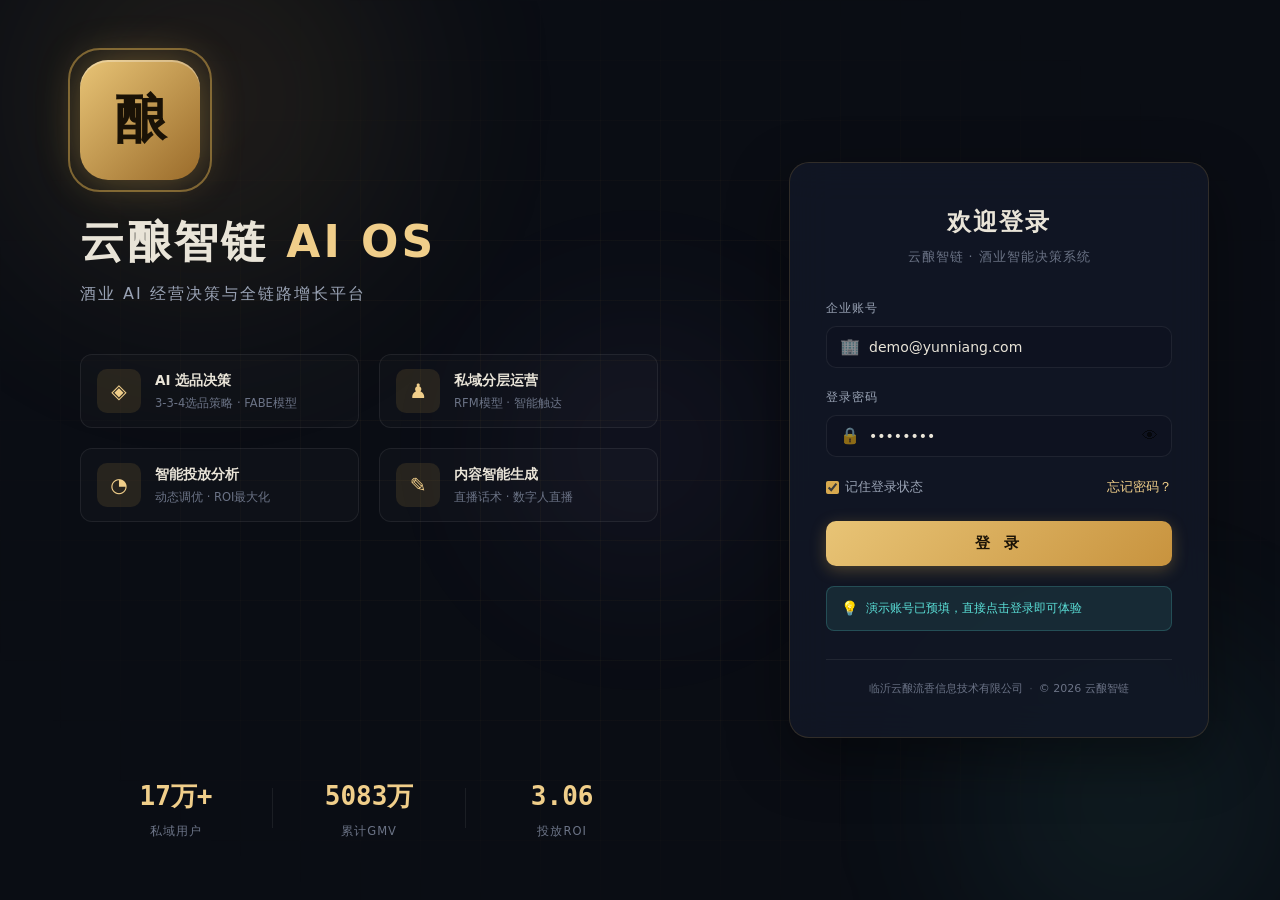
<file: index.html>
<!DOCTYPE html>
<html lang="zh-CN">
<head>
<meta charset="UTF-8" />
<meta name="viewport" content="width=device-width, initial-scale=1.0" />
<title>云酿智链 AI OS · 登录</title>
<link rel="stylesheet" href="assets/css/style.css" />
</head>
<body class="login-body">

<!-- 背景粒子层 -->
<div class="login-bg">
  <div class="bg-glow bg-glow-1"></div>
  <div class="bg-glow bg-glow-2"></div>
  <div class="bg-glow bg-glow-3"></div>
  <div class="bg-grid"></div>
</div>

<!-- 登录容器 -->
<div class="login-wrap">
  <!-- 左侧品牌展示 -->
  <div class="login-brand">
    <div class="brand-logo-lg">
      <div class="logo-mark">酿</div>
      <div class="logo-ring"></div>
      <div class="logo-ring logo-ring-2"></div>
    </div>
    <h1 class="brand-title-lg">
      云酿智链 <span class="gold-text">AI OS</span>
    </h1>
    <p class="brand-subtitle-lg">酒业 AI 经营决策与全链路增长平台</p>
    
    <div class="brand-features">
      <div class="feature-item">
        <div class="feature-ico">◈</div>
        <div class="feature-text">
          <div class="feature-t">AI 选品决策</div>
          <div class="feature-d">3-3-4选品策略 · FABE模型</div>
        </div>
      </div>
      <div class="feature-item">
        <div class="feature-ico">♟</div>
        <div class="feature-text">
          <div class="feature-t">私域分层运营</div>
          <div class="feature-d">RFM模型 · 智能触达</div>
        </div>
      </div>
      <div class="feature-item">
        <div class="feature-ico">◔</div>
        <div class="feature-text">
          <div class="feature-t">智能投放分析</div>
          <div class="feature-d">动态调优 · ROI最大化</div>
        </div>
      </div>
      <div class="feature-item">
        <div class="feature-ico">✎</div>
        <div class="feature-text">
          <div class="feature-t">内容智能生成</div>
          <div class="feature-d">直播话术 · 数字人直播</div>
        </div>
      </div>
    </div>

    <div class="brand-stats">
      <div class="stat-item">
        <div class="stat-val">17万+</div>
        <div class="stat-label">私域用户</div>
      </div>
      <div class="stat-divider"></div>
      <div class="stat-item">
        <div class="stat-val">5083万</div>
        <div class="stat-label">累计GMV</div>
      </div>
      <div class="stat-divider"></div>
      <div class="stat-item">
        <div class="stat-val">3.06</div>
        <div class="stat-label">投放ROI</div>
      </div>
    </div>
  </div>

  <!-- 右侧登录表单 -->
  <div class="login-form-wrap">
    <div class="login-card">
      <div class="login-card-head">
        <div class="login-title">欢迎登录</div>
        <div class="login-subtitle">云酿智链 · 酒业智能决策系统</div>
      </div>

      <form class="login-form" id="loginForm">
        <div class="form-group">
          <label class="form-label">企业账号</label>
          <div class="input-wrap">
            <span class="input-ico">🏢</span>
            <input type="text" id="account" placeholder="请输入企业账号 / 手机号" value="demo@yunniang.com" autocomplete="off" />
          </div>
        </div>

        <div class="form-group">
          <label class="form-label">登录密码</label>
          <div class="input-wrap">
            <span class="input-ico">🔒</span>
            <input type="password" id="password" placeholder="请输入登录密码" value="demo1234" />
            <button type="button" class="pwd-toggle" id="pwdToggle">👁</button>
          </div>
        </div>

        <div class="form-row-between">
          <label class="remember-me">
            <input type="checkbox" id="remember" checked />
            <span>记住登录状态</span>
          </label>
          <a href="javascript:;" class="forgot-pwd">忘记密码？</a>
        </div>

        <button type="submit" class="btn-login" id="btnLogin">
          <span class="btn-text">登 录</span>
          <span class="btn-loader" style="display:none"></span>
        </button>

        <div class="login-tip">
          <span class="tip-ico">💡</span>
          <span>演示账号已预填，直接点击登录即可体验</span>
        </div>
      </form>

      <div class="login-footer">
        <span>临沂云酿流香信息技术有限公司</span>
        <span class="footer-dot">·</span>
        <span>© 2026 云酿智链</span>
      </div>
    </div>
  </div>
</div>

<!-- 登录过渡动画层 -->
<div class="login-transition" id="loginTransition">
  <div class="transition-logo">
    <div class="logo-mark">酿</div>
  </div>
  <div class="transition-text">正在进入 AI 决策系统…</div>
  <div class="transition-bar">
    <div class="transition-bar-fill" id="transFill"></div>
  </div>
</div>

<script src="assets/js/data.js"></script>
<script src="assets/js/login.js"></script>
</body>
</html>
</file>
<file: assets/css/style.css>
/* ========== 云酿智链 AI OS —— 全站视觉体系 ========== */
:root{
  --bg:#0A0D14;
  --bg2:#0E1220;
  --panel:#121826;
  --panel2:#161E30;
  --line:rgba(216,169,78,.16);
  --line2:rgba(255,255,255,.07);
  --gold:#D8A94E;
  --gold2:#F0CE8A;
  --gold-dim:rgba(216,169,78,.12);
  --cyan:#5BE0D8;
  --cyan-dim:rgba(91,224,216,.10);
  --red:#D4694E;
  --green:#5BC98A;
  --purple:#A78BFA;
  --purple-dim:rgba(167,139,250,.12);
  --text:#E9E4D8;
  --text2:#9AA3B5;
  --text3:#6B7386;
  --serif:"STZhongsong","SimSun","Songti SC",serif;
  --sans:"Microsoft YaHei","PingFang SC","Source Han Sans SC",system-ui,sans-serif;
  --mono:"JetBrains Mono","Cascadia Code",Consolas,monospace;
}
*{margin:0;padding:0;box-sizing:border-box}
html,body{height:100%}
body{
  background:var(--bg);color:var(--text);font-family:var(--sans);
  font-size:14px;line-height:1.6;overflow:hidden;
}
::-webkit-scrollbar{width:8px;height:8px}
::-webkit-scrollbar-thumb{background:#2A3450;border-radius:4px}
::-webkit-scrollbar-track{background:transparent}
::selection{background:var(--gold-dim);color:var(--gold2)}

/* ========== 通用工具类 ========== */
.gold-text{color:var(--gold2)}
.cyan-text{color:var(--cyan)}
.green-text{color:var(--green)}
.red-text{color:var(--red)}
.muted{color:var(--text2)}
.small{font-size:12px}
.tiny{font-size:10.5px;color:var(--text3)}
.mono{font-family:var(--mono)}
.mt8{margin-top:8px}.mt16{margin-top:16px}.mt24{margin-top:24px}
.flex{display:flex}.flex-center{display:flex;align-items:center;justify-content:center}
.gap8{gap:8px}.gap12{gap:12px}.gap16{gap:16px}

/* ========== 按钮 ========== */
.btn-gold,.btn-ghost{
  border-radius:10px;padding:10px 22px;font-size:13.5px;cursor:pointer;border:1px solid transparent;
  font-family:var(--sans);transition:all .25s cubic-bezier(.4,0,.2,1);
  display:inline-flex;align-items:center;justify-content:center;gap:8px;
}
.btn-gold{
  background:linear-gradient(135deg,#E8C476,#C8933E);color:#1A1206;font-weight:700;
  box-shadow:0 4px 14px rgba(216,169,78,.25);
}
.btn-gold:hover{filter:brightness(1.08);box-shadow:0 6px 24px rgba(216,169,78,.4);transform:translateY(-1px)}
.btn-gold:active{transform:translateY(0);filter:brightness(.95)}
.btn-gold:disabled{opacity:.5;cursor:not-allowed;transform:none}
.btn-ghost{background:transparent;border-color:var(--line);color:var(--text2)}
.btn-ghost:hover{color:var(--gold2);border-color:var(--gold);background:var(--gold-dim)}

/* ========== 登录页面 ========== */
.login-body{overflow:hidden}
.login-bg{position:fixed;inset:0;z-index:0;overflow:hidden}
.bg-glow{position:absolute;border-radius:50%;filter:blur(80px);opacity:.4;animation:floatGlow 20s ease-in-out infinite}
.bg-glow-1{width:600px;height:600px;background:radial-gradient(circle,rgba(216,169,78,.35),transparent 70%);top:-200px;left:-100px;animation-delay:0s}
.bg-glow-2{width:500px;height:500px;background:radial-gradient(circle,rgba(91,224,216,.25),transparent 70%);bottom:-150px;right:-100px;animation-delay:-7s}
.bg-glow-3{width:400px;height:400px;background:radial-gradient(circle,rgba(167,139,250,.2),transparent 70%);top:50%;left:50%;transform:translate(-50%,-50%);animation-delay:-14s}
@keyframes floatGlow{
  0%,100%{transform:translate(0,0) scale(1)}
  25%{transform:translate(30px,-20px) scale(1.05)}
  50%{transform:translate(-20px,30px) scale(.95)}
  75%{transform:translate(20px,20px) scale(1.02)}
}
.bg-grid{
  position:absolute;inset:0;
  background-image:
    linear-gradient(rgba(216,169,78,.04) 1px,transparent 1px),
    linear-gradient(90deg,rgba(216,169,78,.04) 1px,transparent 1px);
  background-size:60px 60px;
  mask-image:radial-gradient(ellipse at center,black 30%,transparent 80%);
}

/* 登录容器 */
.login-wrap{
  position:relative;z-index:1;height:100vh;display:flex;align-items:stretch;
  max-width:1400px;margin:0 auto;
}
.login-brand{
  flex:1.2;display:flex;flex-direction:column;justify-content:center;padding:60px 60px 60px 80px;
}
.brand-logo-lg{position:relative;width:120px;height:120px;margin-bottom:36px}
.logo-mark{
  width:100%;height:100%;border-radius:28px;
  background:linear-gradient(135deg,#E8C476,#9A6B2A);
  display:flex;align-items:center;justify-content:center;
  font-family:var(--serif);font-size:52px;font-weight:700;color:#1A1206;
  box-shadow:0 0 40px rgba(216,169,78,.4),inset 0 2px 0 rgba(255,255,255,.3);
  animation:logoPulse 4s ease-in-out infinite;
  position:relative;z-index:2;
}
@keyframes logoPulse{
  0%,100%{box-shadow:0 0 40px rgba(216,169,78,.4),inset 0 2px 0 rgba(255,255,255,.3)}
  50%{box-shadow:0 0 60px rgba(216,169,78,.6),inset 0 2px 0 rgba(255,255,255,.3)}
}
.logo-ring{
  position:absolute;inset:-12px;border-radius:32px;border:2px solid rgba(216,169,78,.3);
  animation:ringPulse 3s ease-out infinite;
}
.logo-ring-2{animation-delay:1.5s}
@keyframes ringPulse{
  0%{transform:scale(1);opacity:.6}
  100%{transform:scale(1.3);opacity:0}
}

.brand-title-lg{
  font-size:44px;font-weight:700;letter-spacing:3px;line-height:1.2;
  animation:fadeUp .8s ease .2s both;
}
.brand-subtitle-lg{
  font-size:16px;color:var(--text2);margin-top:12px;letter-spacing:2px;
  animation:fadeUp .8s ease .35s both;
}
@keyframes fadeUp{from{opacity:0;transform:translateY(20px)}to{opacity:1;transform:translateY(0)}}

.brand-features{margin-top:48px;display:grid;grid-template-columns:1fr 1fr;gap:20px;animation:fadeUp .8s ease .5s both}
.feature-item{display:flex;align-items:center;gap:14px;padding:14px 16px;border-radius:12px;
  background:rgba(255,255,255,.02);border:1px solid var(--line2);transition:all .3s}
.feature-item:hover{background:var(--gold-dim);border-color:var(--line);transform:translateX(4px)}
.feature-ico{
  width:44px;height:44px;border-radius:10px;flex:none;
  background:var(--gold-dim);color:var(--gold2);
  display:flex;align-items:center;justify-content:center;font-size:20px;
}
.feature-t{font-weight:600;font-size:13.5px;margin-bottom:2px}
.feature-d{font-size:11.5px;color:var(--text3)}

.brand-stats{
  margin-top:auto;padding-top:40px;display:flex;align-items:center;gap:0;
  animation:fadeUp .8s ease .65s both;
}
.stat-item{flex:1;text-align:center}
.stat-val{font-family:var(--mono);font-size:26px;font-weight:700;color:var(--gold2)}
.stat-label{font-size:11.5px;color:var(--text3);margin-top:4px;letter-spacing:1px}
.stat-divider{width:1px;height:40px;background:var(--line2)}

/* 登录表单侧 */
.login-form-wrap{
  flex:1;display:flex;align-items:center;justify-content:center;padding:40px;
  position:relative;
}
.login-card{
  width:100%;max-width:420px;background:rgba(18,24,38,.85);
  border:1px solid var(--line);border-radius:20px;padding:40px 36px;
  backdrop-filter:blur(20px);box-shadow:0 20px 60px rgba(0,0,0,.4);
  animation:cardIn .8s cubic-bezier(.4,0,.2,1) both;
}
@keyframes cardIn{from{opacity:0;transform:translateY(30px) scale(.96)}to{opacity:1;transform:none}}
.login-card-head{text-align:center;margin-bottom:32px}
.login-title{font-size:24px;font-weight:700;letter-spacing:2px}
.login-subtitle{font-size:12.5px;color:var(--text3);margin-top:6px;letter-spacing:1px}

.login-form .form-group{margin-bottom:20px}
.form-label{display:block;font-size:12px;color:var(--text2);margin-bottom:8px;letter-spacing:1px}
.input-wrap{position:relative}
.input-wrap input{
  width:100%;background:var(--bg2);border:1px solid var(--line2);border-radius:10px;
  color:var(--text);padding:12px 14px 12px 42px;font-size:14px;font-family:var(--sans);
  outline:none;transition:all .25s;
}
.input-wrap input:focus{border-color:var(--gold);box-shadow:0 0 0 3px var(--gold-dim)}
.input-ico{position:absolute;left:14px;top:50%;transform:translateY(-50%);font-size:16px;opacity:.6}
.pwd-toggle{
  position:absolute;right:10px;top:50%;transform:translateY(-50%);
  background:none;border:none;cursor:pointer;font-size:16px;opacity:.6;padding:4px;
}
.pwd-toggle:hover{opacity:1}

.form-row-between{display:flex;justify-content:space-between;align-items:center;margin-bottom:24px;font-size:12.5px}
.remember-me{display:flex;align-items:center;gap:6px;cursor:pointer;color:var(--text2)}
.remember-me input{accent-color:var(--gold)}
.forgot-pwd{color:var(--gold2);text-decoration:none}
.forgot-pwd:hover{text-decoration:underline}

.btn-login{
  width:100%;padding:13px;border-radius:10px;border:none;cursor:pointer;
  background:linear-gradient(135deg,#E8C476,#C8933E);color:#1A1206;
  font-size:15px;font-weight:700;letter-spacing:4px;font-family:var(--sans);
  transition:all .3s;position:relative;overflow:hidden;
  box-shadow:0 4px 16px rgba(216,169,78,.3);
}
.btn-login:hover{filter:brightness(1.08);box-shadow:0 6px 24px rgba(216,169,78,.45);transform:translateY(-1px)}
.btn-login:active{transform:translateY(0)}
.btn-login .btn-loader{
  width:20px;height:20px;border:2.5px solid rgba(26,18,6,.3);
  border-top-color:#1A1206;border-radius:50%;
  animation:spin .7s linear infinite;
}
@keyframes spin{to{transform:rotate(360deg)}}

.login-tip{
  margin-top:20px;padding:10px 14px;border-radius:8px;
  background:var(--cyan-dim);border:1px solid rgba(91,224,216,.2);
  font-size:12px;color:var(--cyan);display:flex;align-items:center;gap:8px;
}
.tip-ico{font-size:14px}

.login-footer{
  margin-top:28px;padding-top:20px;border-top:1px solid var(--line2);
  text-align:center;font-size:11px;color:var(--text3);
  display:flex;align-items:center;justify-content:center;gap:6px;
}
.footer-dot{opacity:.5}

/* 登录过渡动画 */
.login-transition{
  position:fixed;inset:0;z-index:999;background:var(--bg);
  display:flex;flex-direction:column;align-items:center;justify-content:center;
  opacity:0;pointer-events:none;transition:opacity .4s;
}
.login-transition.show{opacity:1;pointer-events:auto}
.transition-logo .logo-mark{
  width:80px;height:80px;font-size:36px;border-radius:20px;
  animation:logoZoom 1.5s cubic-bezier(.4,0,.2,1);
}
@keyframes logoZoom{
  0%{transform:scale(.5);opacity:0}
  50%{transform:scale(1.1);opacity:1}
  100%{transform:scale(1);opacity:1}
}
.transition-text{margin-top:24px;font-size:14px;color:var(--text2);letter-spacing:2px;
  animation:fadeUp .6s ease .4s both}
.transition-bar{
  width:200px;height:3px;background:var(--line2);border-radius:2px;
  margin-top:16px;overflow:hidden;
  animation:fadeUp .6s ease .5s both;
}
.transition-bar-fill{
  height:100%;width:0;background:linear-gradient(90deg,var(--gold),var(--cyan));
  border-radius:2px;transition:width .1s linear;
}

/* ========== 主控台布局 ========== */
#app{display:flex;height:100vh}

/* 侧边栏 */
#sidebar{
  width:240px;min-width:240px;background:linear-gradient(180deg,#0D1120 0%,#0A0D14 100%);
  border-right:1px solid var(--line);display:flex;flex-direction:column;z-index:10;
}
.brand{display:flex;align-items:center;gap:12px;padding:20px 18px 16px;border-bottom:1px solid var(--line2)}
.brand-mark{
  width:42px;height:42px;border-radius:10px;flex:none;
  background:linear-gradient(135deg,#D8A94E,#9A6B2A);color:#1A1206;
  font-family:var(--serif);font-size:22px;font-weight:700;
  display:flex;align-items:center;justify-content:center;
  box-shadow:0 0 18px rgba(216,169,78,.35);
}
.brand-name{font-size:15px;font-weight:700;letter-spacing:.5px}
.brand-os{color:var(--gold);font-family:var(--mono);font-size:13px}
.brand-sub{font-size:10.5px;color:var(--text3);margin-top:2px}

#nav{flex:1;overflow-y:auto;padding:12px 10px}
.nav-group{font-size:10.5px;color:var(--text3);letter-spacing:2px;padding:14px 10px 6px}
.nav-item{
  display:flex;align-items:center;gap:10px;padding:10px 14px;margin:2px 0;
  border-radius:10px;cursor:pointer;color:var(--text2);font-size:13.5px;
  border:1px solid transparent;transition:all .2s;position:relative;
}
.nav-item:hover{background:var(--panel2);color:var(--text);transform:translateX(2px)}
.nav-item.active{
  background:linear-gradient(90deg,var(--gold-dim),transparent);
  border-color:var(--line);color:var(--gold2);
}
.nav-item.active::before{
  content:"";position:absolute;left:-10px;top:50%;transform:translateY(-50%);
  width:3px;height:20px;background:var(--gold);border-radius:0 2px 2px 0;
}
.nav-item .ico{width:20px;text-align:center;font-size:15px;flex:none}
.nav-item .badge{margin-left:auto;font-size:9.5px;background:var(--cyan-dim);color:var(--cyan);
  border:1px solid rgba(91,224,216,.3);border-radius:4px;padding:0 6px;line-height:16px}
.nav-item .badge.gold{background:var(--gold-dim);color:var(--gold);border-color:var(--line)}

.side-foot{padding:14px;border-top:1px solid var(--line2)}
.enterprise-info{display:flex;align-items:center;gap:10px;padding:8px;margin-bottom:10px;
  border-radius:8px;background:var(--gold-dim);border:1px solid var(--line)}
.ent-avatar{
  width:36px;height:36px;border-radius:8px;background:linear-gradient(135deg,#E8C476,#C8933E);
  color:#1A1206;font-weight:700;display:flex;align-items:center;justify-content:center;
  font-family:var(--serif);font-size:16px;
}
.ent-name{font-size:12.5px;font-weight:600}
.ent-role{font-size:10.5px;color:var(--text3)}

/* 主区域 */
#main{flex:1;display:flex;flex-direction:column;min-width:0;
  background:
   radial-gradient(1000px 500px at 85% -10%,rgba(216,169,78,.07),transparent 60%),
   radial-gradient(800px 400px at 10% 110%,rgba(91,224,216,.05),transparent 60%),
   var(--bg);
}
#topbar{
  height:64px;flex:none;display:flex;align-items:center;justify-content:space-between;
  padding:0 28px;border-bottom:1px solid var(--line2);backdrop-filter:blur(8px);
  background:rgba(10,13,20,.8);
}
.topbar-left{display:flex;flex-direction:column;gap:2px}
.topbar-title{font-size:17px;font-weight:700;letter-spacing:1px}
.topbar-sub{font-size:11.5px;color:var(--text3)}
.topbar-right{display:flex;gap:14px;align-items:center}
.search-box{
  display:flex;align-items:center;gap:8px;padding:8px 14px;
  background:var(--bg2);border:1px solid var(--line2);border-radius:10px;
  width:280px;transition:all .25s;
}
.search-box:focus-within{border-color:var(--gold);box-shadow:0 0 0 3px var(--gold-dim)}
.search-box input{
  flex:1;background:none;border:none;outline:none;color:var(--text);
  font-size:13px;font-family:var(--sans);
}
.search-box span{opacity:.5;font-size:14px}
.notify-bell{position:relative;font-size:18px;cursor:pointer;padding:6px;transition:transform .2s}
.notify-bell:hover{transform:scale(1.1)}
.notify-dot{
  position:absolute;top:4px;right:4px;width:8px;height:8px;
  background:var(--red);border-radius:50%;border:2px solid var(--bg);
}
.user-chip{
  display:flex;align-items:center;gap:10px;padding:6px 12px 6px 6px;
  background:var(--panel);border:1px solid var(--line2);border-radius:10px;cursor:pointer;
  transition:all .2s;
}
.user-chip:hover{border-color:var(--gold)}
.user-avatar{
  width:30px;height:30px;border-radius:8px;
  background:linear-gradient(135deg,var(--cyan),#3AA89F);
  color:#fff;font-weight:600;font-size:13px;
  display:flex;align-items:center;justify-content:center;
}
.user-name{font-size:12.5px}

#view{flex:1;overflow-y:auto;padding:24px 28px}
.page{animation:pageIn .45s cubic-bezier(.4,0,.2,1)}
@keyframes pageIn{from{opacity:0;transform:translateY(14px)}to{opacity:1;transform:none}}

/* ========== 通用面板 & 组件 ========== */
.grid{display:grid;gap:16px}
.panel{
  background:linear-gradient(180deg,var(--panel),var(--panel2));
  border:1px solid var(--line2);border-radius:14px;padding:22px;
  transition:all .3s;position:relative;overflow:hidden;
}
.panel:hover{border-color:var(--line)}
.panel-title{
  font-size:14.5px;font-weight:700;display:flex;align-items:center;gap:10px;
  margin-bottom:16px;
}
.panel-title::before{content:"";width:3px;height:16px;background:var(--gold);border-radius:2px}
.panel-title .sub{font-size:11.5px;color:var(--text3);font-weight:400;margin-left:auto;font-family:var(--sans)}

/* KPI 卡 */
.kpi-card{position:relative;overflow:hidden}
.kpi-card .k-label{font-size:12px;color:var(--text3);letter-spacing:.5px}
.kpi-card .k-val{font-family:var(--mono);font-size:28px;font-weight:700;color:var(--gold2);margin:6px 0 3px}
.kpi-card .k-val em{font-style:normal;font-size:14px;color:var(--text2);font-weight:400}
.kpi-card .k-note{font-size:11px;color:var(--text3)}
.kpi-card .k-trend{font-size:11px;margin-top:6px;font-family:var(--mono)}
.kpi-card .k-trend.up{color:var(--green)}
.kpi-card .k-trend.down{color:var(--red)}
.kpi-card::after{content:"";position:absolute;right:-30px;top:-30px;width:100px;height:100px;
  border-radius:50%;background:radial-gradient(circle,rgba(216,169,78,.12),transparent 70%)}

/* 表格 */
table.tbl{width:100%;border-collapse:collapse;font-size:13px}
.tbl th{color:var(--text3);font-weight:600;text-align:left;padding:10px 12px;
  border-bottom:1px solid var(--line2);font-size:11.5px;letter-spacing:1px;background:var(--bg2)}
.tbl td{padding:11px 12px;border-bottom:1px solid rgba(255,255,255,.04)}
.tbl tr:hover td{background:rgba(216,169,78,.03)}
.tbl .num{font-family:var(--mono);color:var(--gold2)}
.tbl .dim{color:var(--text3);font-size:11.5px}
.badge{display:inline-block;font-size:10.5px;border-radius:5px;padding:2px 9px;border:1px solid;line-height:1.5}
.badge.gold{color:var(--gold2);border-color:var(--line);background:var(--gold-dim)}
.badge.cyan{color:var(--cyan);border-color:rgba(91,224,216,.3);background:var(--cyan-dim)}
.badge.green{color:var(--green);border-color:rgba(91,201,138,.3);background:rgba(91,201,138,.1)}
.badge.gray{color:var(--text3);border-color:var(--line2)}
.badge.red{color:var(--red);border-color:rgba(212,105,78,.35);background:rgba(212,105,78,.1)}
.badge.purple{color:var(--purple);border-color:rgba(167,139,250,.3);background:var(--purple-dim)}

/* Chips */
.chips{display:flex;gap:6px;flex-wrap:wrap}
.chips .chip{
  border:1px solid var(--line2);border-radius:16px;padding:4px 14px;font-size:12px;
  color:var(--text2);cursor:pointer;transition:all .2s;user-select:none;
}
.chips .chip:hover{border-color:var(--gold);color:var(--gold2)}
.chips .chip.on{border-color:var(--gold);color:var(--gold2);background:var(--gold-dim)}

/* 表单 */
.form-row{margin-bottom:16px}
.form-row label{display:block;font-size:12px;color:var(--text3);margin-bottom:8px;letter-spacing:1px}
.form-row select,.form-row input,.form-row textarea{
  width:100%;background:var(--bg2);border:1px solid var(--line2);border-radius:9px;
  color:var(--text);padding:9px 13px;font-size:13px;font-family:var(--sans);outline:none;
  transition:all .25s;
}
.form-row select:focus,.form-row input:focus,.form-row textarea:focus{
  border-color:var(--gold);box-shadow:0 0 0 3px var(--gold-dim);
}
.form-input{
  width:100%;background:var(--bg2);border:1px solid var(--line2);border-radius:9px;
  color:var(--text);padding:10px 14px;font-size:13.5px;font-family:var(--sans);outline:none;
  transition:all .25s;
}
.form-input:focus{border-color:var(--gold);box-shadow:0 0 0 3px var(--gold-dim)}

/* ========== 总览驾驶舱 ========== */
.hero{
  position:relative;border-radius:16px;padding:36px 40px;overflow:hidden;
  background:linear-gradient(120deg,#141B2E 0%,#0E1220 55%,#131A24 100%);
  border:1px solid var(--line);margin-bottom:20px;
}
.hero::before{content:"";position:absolute;inset:0;
  background:radial-gradient(700px 350px at 95% 0%,rgba(216,169,78,.16),transparent 60%),
             radial-gradient(500px 300px at 5% 100%,rgba(91,224,216,.1),transparent 60%)}
.hero-content{position:relative}
.hero h1{font-size:28px;letter-spacing:2px;position:relative}
.hero h1 .thin{color:var(--text2);font-weight:400;font-size:16px;display:block;margin-top:8px;letter-spacing:3px}
.hero .pos{position:relative;margin-top:18px;display:flex;gap:10px;flex-wrap:wrap}
.hero .pos span{border:1px solid var(--line);background:rgba(0,0,0,.25);border-radius:20px;
  padding:5px 16px;font-size:12.5px;color:var(--gold2)}
.hero .slogan{position:relative;margin-top:18px;font-size:13.5px;color:var(--text2);max-width:720px;line-height:1.8}
.hero-actions{position:relative;margin-top:22px;display:flex;gap:12px}

/* Agent 快速入口卡片 */
.agent-entries{display:grid;grid-template-columns:repeat(4,1fr);gap:16px;margin:20px 0}
.agent-entry{
  border:1px solid var(--line2);border-radius:14px;padding:22px;cursor:pointer;
  background:linear-gradient(180deg,var(--panel),var(--panel2));
  transition:all .35s cubic-bezier(.4,0,.2,1);position:relative;overflow:hidden;
}
.agent-entry::before{
  content:"";position:absolute;top:0;left:0;right:0;height:3px;
  background:linear-gradient(90deg,transparent,var(--gold),transparent);
  opacity:0;transition:opacity .3s;
}
.agent-entry:hover{transform:translateY(-4px);border-color:var(--gold);box-shadow:0 12px 32px rgba(216,169,78,.15)}
.agent-entry:hover::before{opacity:1}
.ae-ico{
  width:52px;height:52px;border-radius:14px;margin-bottom:16px;
  display:flex;align-items:center;justify-content:center;font-size:24px;
  background:var(--gold-dim);color:var(--gold2);border:1px solid var(--line);
  transition:all .3s;
}
.agent-entry:hover .ae-ico{transform:scale(1.1) rotate(-5deg)}
.ae-title{font-size:15px;font-weight:700;margin-bottom:6px}
.ae-desc{font-size:12px;color:var(--text3);line-height:1.6}
.ae-arrow{
  margin-top:14px;font-size:12px;color:var(--gold2);
  display:flex;align-items:center;gap:6px;opacity:.7;transition:all .3s;
}
.agent-entry:hover .ae-arrow{opacity:1;gap:10px}

/* 数据概览行 */
.overview-grid{display:grid;grid-template-columns:2fr 1fr;gap:16px}

/* 实时运行状态 */
.live-status{
  display:flex;align-items:center;gap:8px;font-size:12px;color:var(--green);
  padding:6px 12px;background:rgba(91,201,138,.1);border-radius:20px;
  border:1px solid rgba(91,201,138,.25);
}
.live-dot{
  width:8px;height:8px;border-radius:50%;background:var(--green);
  box-shadow:0 0 8px var(--green);animation:pulse 2s ease-in-out infinite;
}
@keyframes pulse{
  0%,100%{opacity:1;transform:scale(1)}
  50%{opacity:.6;transform:scale(1.2)}
}

/* ========== Agent 工作台通用 ========== */
.agent-header{
  display:flex;align-items:flex-start;justify-content:space-between;margin-bottom:20px;
  padding-bottom:20px;border-bottom:1px solid var(--line2);
}
.agent-head-left h2{font-size:20px;font-weight:700;letter-spacing:1px}
.agent-head-left p{font-size:12.5px;color:var(--text3);margin-top:6px;max-width:600px;line-height:1.7}
.agent-head-right{display:flex;gap:10px;align-items:center}

.agent-tabs{display:flex;gap:8px;margin-bottom:20px;flex-wrap:wrap;padding:6px;
  background:var(--bg2);border-radius:12px;border:1px solid var(--line2);width:fit-content}
.agent-tab{
  padding:8px 20px;border-radius:9px;border:1px solid transparent;cursor:pointer;
  color:var(--text2);font-size:13px;transition:all .2s;
}
.agent-tab:hover{color:var(--text)}
.agent-tab.active{
  border-color:var(--gold);color:var(--gold2);background:var(--gold-dim);
  box-shadow:0 2px 8px rgba(216,169,78,.2);
}

.agent-layout{display:grid;grid-template-columns:360px 1fr;gap:18px;align-items:start}

/* 控制台 */
.console{min-height:560px}
.console-empty{display:flex;flex-direction:column;align-items:center;justify-content:center;
  height:500px;color:var(--text3);gap:14px}
.console-empty .big{font-size:48px;opacity:.4}
.console-empty .hint{font-size:13px}
.console-empty .sub{font-size:11.5px;color:var(--text3)}

.step-card{
  border:1px solid var(--line2);border-left:3px solid var(--gold);border-radius:10px;
  background:var(--panel);margin-bottom:14px;overflow:hidden;animation:stepIn .5s cubic-bezier(.4,0,.2,1);
}
@keyframes stepIn{from{opacity:0;transform:translateX(-18px)}to{opacity:1;transform:none}}
.step-head{display:flex;align-items:center;gap:10px;padding:12px 16px;font-size:13.5px;font-weight:600}
.step-head .s-idx{font-family:var(--mono);font-size:11px;color:var(--gold);border:1px solid var(--line);
  padding:2px 8px;border-radius:5px;background:var(--gold-dim)}
.step-head .s-time{margin-left:auto;font-family:var(--mono);font-size:11px;color:var(--text3)}
.step-head .s-spin{width:14px;height:14px;border:2px solid var(--line);border-top-color:var(--gold);
  border-radius:50%;animation:spin .7s linear infinite}
.step-body{padding:4px 16px 16px;font-size:13px;color:var(--text2)}
.step-body .kv{display:flex;gap:8px;flex-wrap:wrap;margin-bottom:8px}
.step-body .kv span{background:var(--bg2);border:1px solid var(--line2);border-radius:7px;
  padding:3px 11px;font-size:12px}
.step-body .kv span b{color:var(--cyan);font-weight:600}
.think-line{color:var(--text2);font-size:12.5px;padding:4px 0;animation:fadeIn .4s}
.think-line::before{content:"▸ ";color:var(--gold)}
@keyframes fadeIn{from{opacity:0}to{opacity:1}}

/* 选品结果卡 */
.pick-card{border:1px solid var(--line);border-radius:12px;padding:16px;margin-bottom:12px;
  background:linear-gradient(135deg,rgba(216,169,78,.08),var(--panel));animation:stepIn .55s ease}
.pick-card .pc-head{display:flex;align-items:center;gap:12px}
.pick-card .pc-rank{width:28px;height:28px;border-radius:7px;background:var(--gold);color:#1A1206;
  font-weight:700;font-size:13px;display:flex;align-items:center;justify-content:center;font-family:var(--mono)}
.pick-card .pc-name{font-weight:700;font-size:15px}
.pick-card .pc-tags{margin-left:auto;display:flex;gap:6px}
.pick-card .pc-why{font-size:12.5px;color:var(--text2);margin-top:10px;line-height:1.7}
.pick-card .pc-why b{color:var(--gold2)}
.pick-stats{display:flex;gap:24px;margin-top:12px;padding-top:12px;border-top:1px dashed var(--line2)}
.pick-stats div{font-size:11.5px;color:var(--text3)}
.pick-stats b{display:block;font-family:var(--mono);font-size:16px;color:var(--cyan);margin-top:2px}

/* 进度条 */
.sku-score{display:grid;grid-template-columns:160px 1fr 56px;gap:10px;align-items:center;padding:6px 0}
.sku-score .nm{font-size:12.5px;white-space:nowrap;overflow:hidden;text-overflow:ellipsis}
.sku-score .bar{height:9px;border-radius:5px;background:var(--bg2);overflow:hidden}
.sku-score .bar i{display:block;height:100%;border-radius:5px;
  background:linear-gradient(90deg,#8A6428,var(--gold));width:0;transition:width 1s cubic-bezier(.2,.8,.2,1)}
.sku-score .bar.rej i{background:#3A4263}
.sku-score .sc{font-family:var(--mono);font-size:12px;color:var(--gold2);text-align:right}
.sku-score .sc.dim{color:var(--text3)}

.seg-msg{background:var(--bg2);border:1px solid var(--line2);border-radius:9px;padding:12px 14px;
  font-size:12.5px;color:var(--text2);margin-top:10px;border-left:3px solid var(--cyan);line-height:1.7}
.seg-msg i{color:var(--cyan);font-style:normal;font-size:11px;display:block;margin-bottom:6px;letter-spacing:1px;font-weight:600}

/* ========== 投放 Agent 特有 ========== */
.budget-slider{margin:16px 0}
.budget-slider output{font-family:var(--mono);color:var(--gold2);font-size:18px;font-weight:700}
.platform-select{display:grid;grid-template-columns:1fr 1fr;gap:10px}
.platform-item{
  padding:12px;border:1px solid var(--line2);border-radius:10px;cursor:pointer;
  display:flex;align-items:center;gap:10px;transition:all .2s;
}
.platform-item:hover{border-color:var(--gold);background:var(--gold-dim)}
.platform-item.on{border-color:var(--gold);background:var(--gold-dim)}
.platform-item .pf-ico{font-size:20px}
.platform-item .pf-name{font-size:13px;font-weight:600}
.platform-item .pf-desc{font-size:10.5px;color:var(--text3)}

.funnel-chart{padding:10px 0}
.funnel-stage{display:flex;align-items:center;gap:12px;margin-bottom:10px}
.funnel-stage .fs-label{width:80px;font-size:12px;color:var(--text2);text-align:right}
.funnel-stage .fs-bar{
  flex:1;height:32px;border-radius:6px;background:var(--bg2);overflow:hidden;position:relative;
}
.funnel-stage .fs-bar-fill{height:100%;border-radius:6px;
  background:linear-gradient(90deg,var(--gold),var(--cyan));width:0;transition:width 1.2s cubic-bezier(.2,.8,.2,1)}
.funnel-stage .fs-val{width:90px;font-family:var(--mono);font-size:12px;color:var(--gold2);text-align:right}

/* ========== 内容 Agent 特有 ========== */
.content-types{display:grid;grid-template-columns:1fr 1fr;gap:10px;margin-bottom:16px}
.content-type{
  padding:14px;border:1px solid var(--line2);border-radius:10px;cursor:pointer;
  text-align:center;transition:all .25s;
}
.content-type:hover{border-color:var(--gold);transform:translateY(-2px)}
.content-type.on{border-color:var(--gold);background:var(--gold-dim)}
.content-type .ct-ico{font-size:28px;margin-bottom:8px}
.content-type .ct-name{font-size:13px;font-weight:600}
.content-type .ct-desc{font-size:10.5px;color:var(--text3);margin-top:4px}

.script-preview{
  background:var(--bg2);border:1px solid var(--line2);border-radius:10px;padding:16px;
  font-size:13px;line-height:1.9;color:var(--text);white-space:pre-wrap;
  border-left:3px solid var(--purple);
}
.script-preview .script-title{color:var(--purple);font-weight:700;font-size:14px;margin-bottom:10px}

.digital-human-card{
  border:1px solid var(--line);border-radius:12px;padding:16px;
  background:linear-gradient(135deg,rgba(167,139,250,.1),var(--panel));
  display:flex;gap:16px;align-items:center;
}
.dh-avatar{
  width:70px;height:70px;border-radius:50%;
  background:linear-gradient(135deg,var(--purple),var(--cyan));
  display:flex;align-items:center;justify-content:center;font-size:32px;
  box-shadow:0 0 20px rgba(167,139,250,.3);
  animation:breath 3s ease-in-out infinite;
}
@keyframes breath{
  0%,100%{box-shadow:0 0 20px rgba(167,139,250,.3)}
  50%{box-shadow:0 0 30px rgba(167,139,250,.5)}
}
.dh-info{flex:1}
.dh-name{font-weight:700;font-size:15px;margin-bottom:4px}
.dh-status{font-size:12px;color:var(--green)}
.dh-stats{display:flex;gap:20px;margin-top:8px}
.dh-stats div{font-size:11px;color:var(--text3)}
.dh-stats b{display:block;font-family:var(--mono);font-size:14px;color:var(--purple)}

/* ========== 配置向导 ========== */
.onboarding-mask{
  position:fixed;inset:0;background:rgba(0,0,0,.7);backdrop-filter:blur(8px);
  display:flex;align-items:center;justify-content:center;z-index:100;
  animation:fadeIn .3s ease;
}
.onboarding-card{
  width:100%;max-width:760px;background:var(--panel);border:1px solid var(--line);
  border-radius:20px;padding:36px 40px;
  animation:modalIn .5s cubic-bezier(.4,0,.2,1);
  max-height:90vh;overflow-y:auto;
}
@keyframes modalIn{from{opacity:0;transform:translateY(30px) scale(.96)}to{opacity:1;transform:none}}
.onboarding-head{text-align:center;margin-bottom:28px}
.onboarding-title{font-size:22px;font-weight:700;letter-spacing:1px}
.onboarding-sub{font-size:13px;color:var(--text3);margin-top:8px}

.step-indicator{display:flex;align-items:center;justify-content:center;gap:0;margin-bottom:10px}
.step-dot{
  width:32px;height:32px;border-radius:50%;border:2px solid var(--line2);
  display:flex;align-items:center;justify-content:center;font-size:13px;color:var(--text3);
  transition:all .3s;font-weight:600;
}
.step-dot.active{border-color:var(--gold);color:var(--gold2);background:var(--gold-dim)}
.step-dot.done{border-color:var(--green);color:var(--green);background:rgba(91,201,138,.1)}
.step-line{width:60px;height:2px;background:var(--line2);transition:all .3s}
.step-line.active{background:var(--gold)}
.step-line.done{background:var(--green)}
.step-labels{display:flex;justify-content:space-between;padding:0 20px;margin-bottom:28px;font-size:11.5px;color:var(--text3)}

.ob-step{display:none;animation:fadeIn .4s ease}
.ob-step.active{display:block}
.ob-step-title{font-size:17px;font-weight:700;margin-bottom:6px}
.ob-step-desc{font-size:12.5px;color:var(--text3);margin-bottom:20px}

.form-grid-2{display:grid;grid-template-columns:1fr 1fr;gap:16px}
.form-grid-2 .form-group{margin-bottom:0}

.sku-config-list{display:flex;flex-direction:column;gap:8px;max-height:320px;overflow-y:auto;padding-right:8px}
.sku-config-item{
  display:flex;align-items:center;gap:12px;padding:12px 14px;
  background:var(--bg2);border:1px solid var(--line2);border-radius:10px;
  transition:all .2s;
}
.sku-config-item:hover{border-color:var(--line)}
.sku-check{flex:none}
.sku-info{flex:1}
.sku-name{font-weight:600;font-size:13.5px}
.sku-meta{font-size:11.5px;color:var(--text3);margin-top:2px}
.sku-price{font-family:var(--mono);color:var(--gold2);font-weight:600}
.sku-stock{font-size:12px;color:var(--text3);width:90px;text-align:right}
.add-sku-btn{
  margin-top:12px;padding:12px;text-align:center;border:1px dashed var(--line);
  border-radius:10px;cursor:pointer;color:var(--gold2);font-size:13px;transition:all .2s;
}
.add-sku-btn:hover{background:var(--gold-dim)}

.price-tbl{width:100%;border-collapse:collapse;font-size:13px}
.price-tbl th{color:var(--text3);font-weight:600;text-align:left;padding:10px;
  border-bottom:1px solid var(--line2);font-size:11.5px;letter-spacing:1px;background:var(--bg2)}
.price-tbl td{padding:10px;border-bottom:1px solid rgba(255,255,255,.04)}
.mini-input{
  width:90px;background:var(--bg2);border:1px solid var(--line2);border-radius:6px;
  color:var(--text);padding:6px 10px;font-size:12.5px;font-family:var(--mono);outline:none;
  transition:all .2s;
}
.mini-input:focus{border-color:var(--gold)}
.price-note{margin-top:14px;font-size:12px;color:var(--text3);text-align:center}

.data-import-area{display:grid;grid-template-columns:1fr 1fr;gap:12px;margin-bottom:20px}
.import-card{
  padding:18px;border:1px solid var(--line2);border-radius:12px;background:var(--bg2);
  text-align:center;
}
.import-ico{font-size:32px;margin-bottom:10px}
.import-title{font-weight:600;font-size:13.5px;margin-bottom:4px}
.import-desc{font-size:11.5px;color:var(--text3);margin-bottom:10px}
.import-status{font-size:12px;padding:4px 10px;border-radius:16px;display:inline-block}
.import-status.done{background:rgba(91,201,138,.1);color:var(--green);border:1px solid rgba(91,201,138,.25)}
.onboarding-summary{
  margin-top:20px;padding:20px;text-align:center;
  background:linear-gradient(135deg,var(--gold-dim),transparent);
  border:1px solid var(--line);border-radius:12px;
}
.summary-title{font-size:16px;font-weight:700;color:var(--gold2);margin-bottom:8px}
.summary-desc{font-size:12.5px;color:var(--text2)}

.onboarding-actions{display:flex;gap:10px;margin-top:28px;align-items:center}

/* ========== 图表通用 ========== */
.chart-tip{font-size:11px;color:var(--text3);text-align:center;margin-top:8px}
.legend{display:flex;gap:16px;justify-content:center;font-size:11.5px;color:var(--text2);margin-top:10px}
.legend i{display:inline-block;width:10px;height:10px;border-radius:3px;margin-right:6px;vertical-align:-1px}

/* ========== 响应式 ========== */
@media (max-width:1200px){
  .login-brand{display:none}
  .login-form-wrap{flex:1}
  .agent-entries{grid-template-columns:repeat(2,1fr)}
  .agent-layout{grid-template-columns:1fr}
  .overview-grid{grid-template-columns:1fr}
  .form-grid-2{grid-template-columns:1fr}
  .data-import-area{grid-template-columns:1fr}
}
</file>
